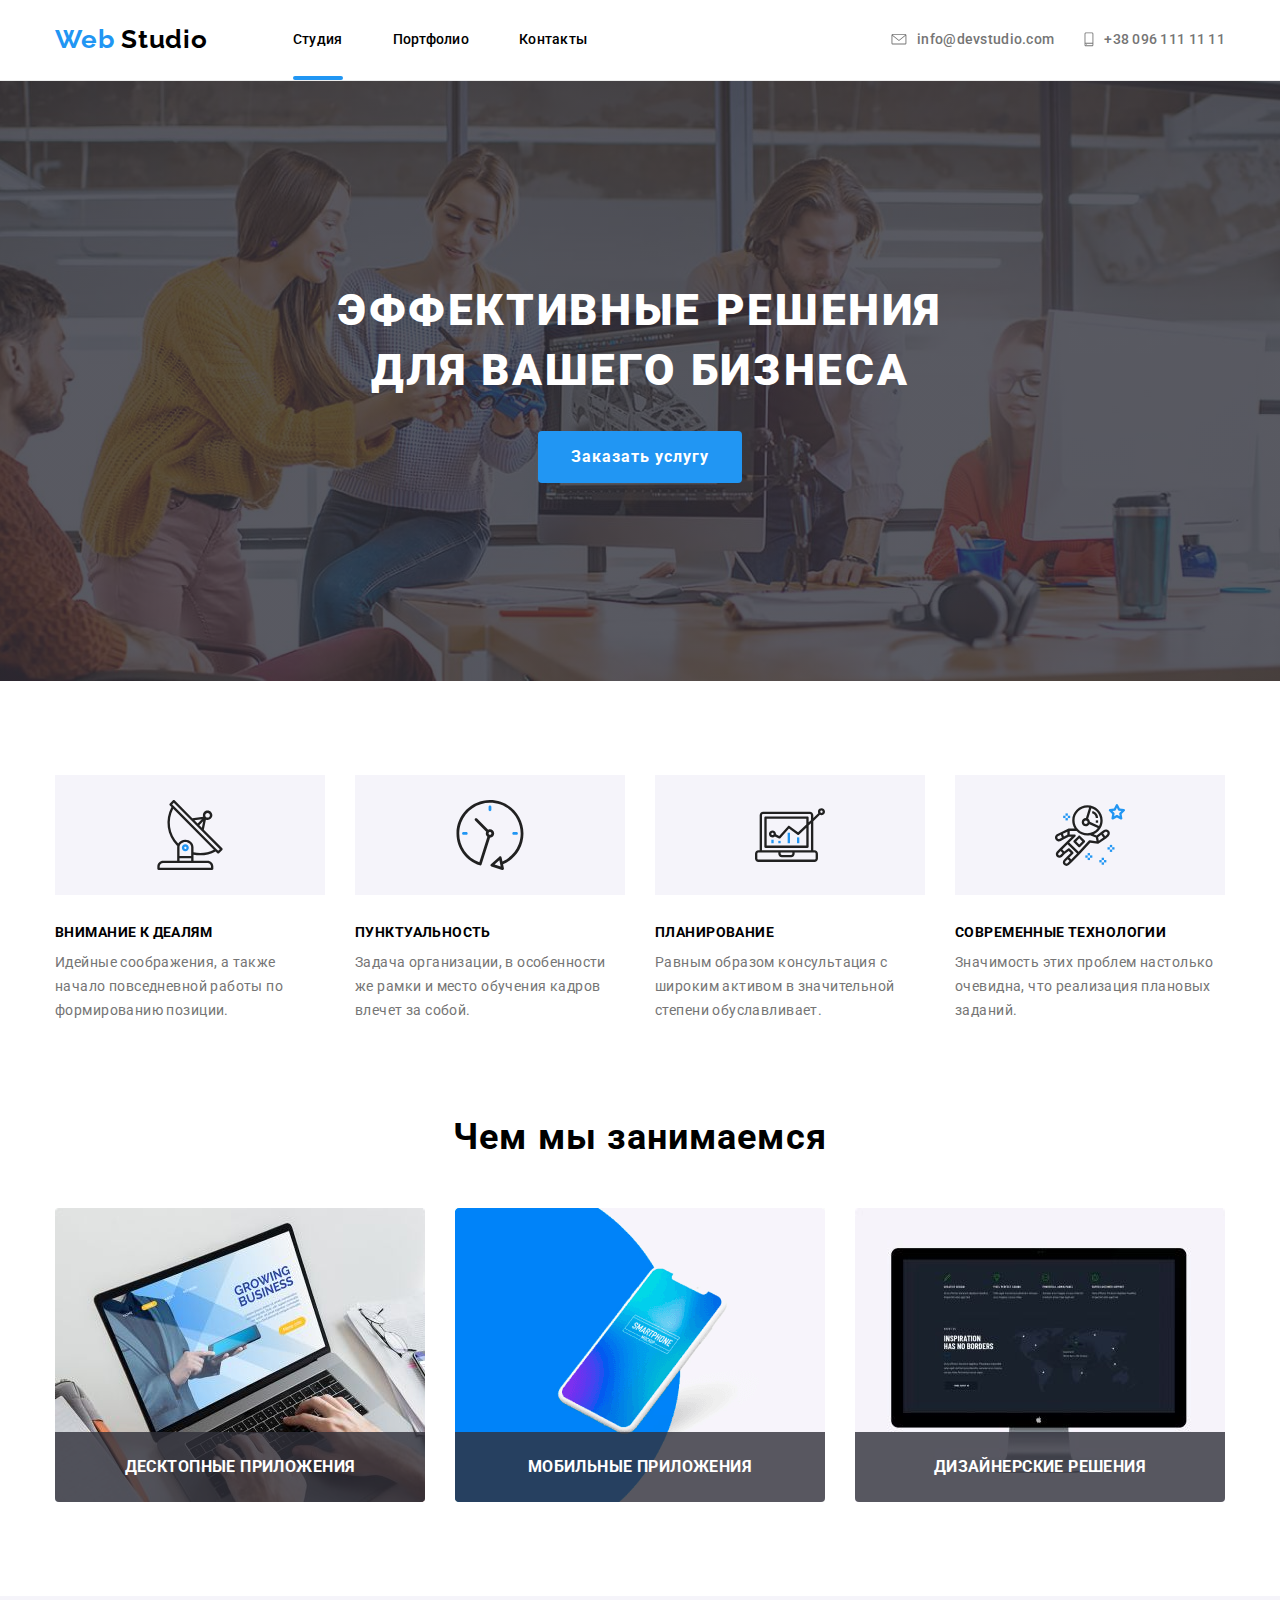
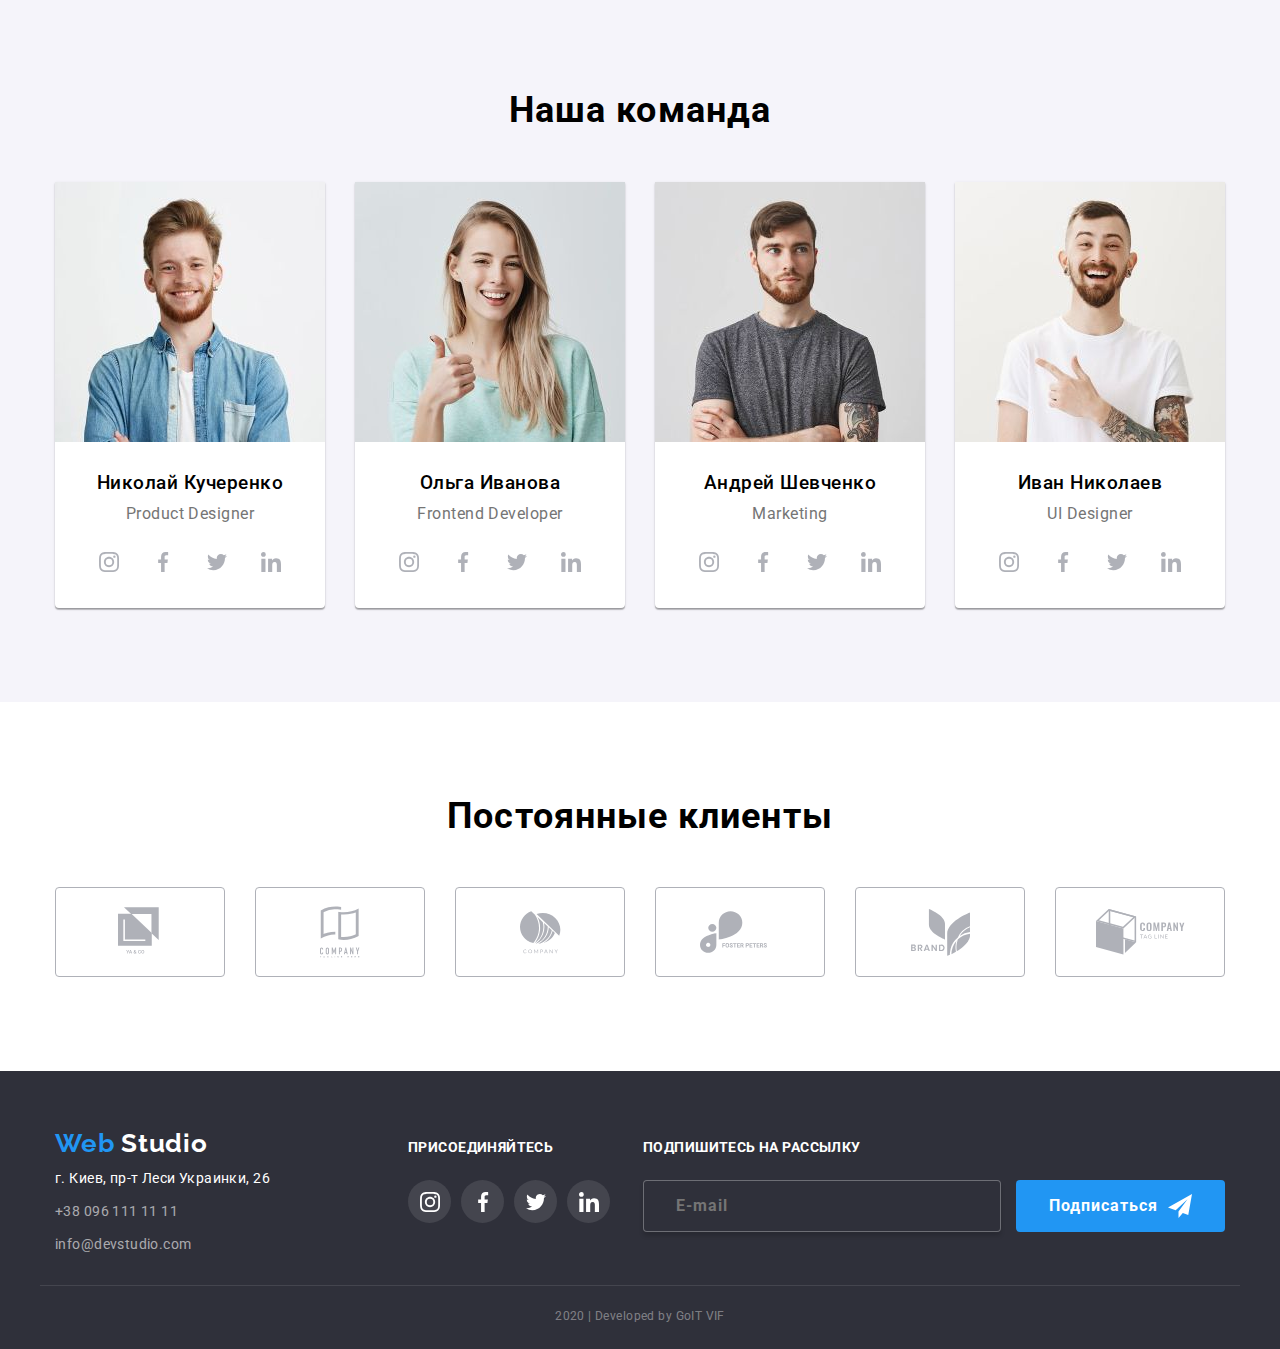
<file: index.html>
<!DOCTYPE html>
<html lang="ru">

<head>
    <meta charset="UTF-8">
    <meta name="viewport" content="width=device-width, initial-scale=1.0">
    <title>Web studio</title>
    <link href="https://fonts.googleapis.com/css2?family=Raleway:wght@700&family=Roboto:wght@400;500;700;900&display=swap" rel="stylesheet">
    <link rel="stylesheet" href="https://cdnjs.cloudflare.com/ajax/libs/modern-normalize/0.6.0/modern-normalize.min.css">
    <link rel="stylesheet" href="./css/style.css">
</head>

<body>
    <header class="page-header">

        <!-- top line Раздел нафигации -->
        <div class="container main-nav">
            <nav class="site-nav">

                <!-- логотип -->

                <a class="logo" href="index.html"><span class="web">Web</span> Studio</a>

                <!-- Основные ссылки навигаии по сайту -->

                <ul class="list">
                    <li class="item"><a href="./index.html" class="link current">Студия</a> </li>
                    <li class="item">
                        <a href="./portfolio/portfolio.html" class="link">Портфолио</a>
                    </li>
                    <li class="item"><a href="#footer" class="link">Контакты</a></li>
                </ul>
            </nav>

            <!-- Адресные ссылки -->
            <address class="contacts">
                <ul class="list">
                    <li class="item">
                           <a href="mailto:example@mail.ru" class="link">
                            <svg class="icon" width=16px height=11.2px>
                                <use href="./images/sprite-defs.svg#icon-envelope"></use>
                            </svg>
                               info@devstudio.com
                            </a>
                    </li>
                    <li class="item">
                        <a href="tel:+380961111111" class="link">
                            <svg class="icon" width=10px height=15px>
                                <use href="./images/sprite-defs.svg#icon-smartphone"></use>
                            </svg>
                            +38 096 111 11 11</a>

                    </li>
                </ul>

            </address>
        </div>
    </header>


    <main>

        <!-- Hero -->
        <div class="hero">
            <section class="hero-section">
                <h1 class="hero-title">эффективные решения </br>для вашего бизнеса</h1>
                <a href="#order" class="button link" data-open-modal>Заказать услугу</a>
            </section>
        </div>

        <!-- Features -->

        <section class="section features">
            <div class="container">
                <h2 class="visually-hidden">Наши особенности</h2>
                <div class="features-list">

                    <ul class="list">
                        <li class="item">
                            <!-- <div class="features-img"> <img src="./images/antenna-1.svg" alt="антена" width="70" height="70"></div> -->
                            <h3 class="section-subtitle">Внимание к деалям</h3>
                            <p class="section-description">Идейные соображения, а также начало повседневной работы по формированию позиции.</p>
                        </li>

                        <li class="item">
                            <!-- <div class="features-img"> <img src="./images/clock.svg" alt="часы" width="70" height="70"></div> -->
                            <h3 class="section-subtitle">Пунктуальность</h3>
                            <p class="section-description">Задача организации, в особенности же рамки и место обучения кадров влечет за собой.</p>
                        </li>

                        <li class="item">
                            <!-- <div class="features-img"> <img src="./images/diagram.svg" alt="пк" width="70" height="70"></div> -->
                            <h3 class="section-subtitle">Планирование</h3>
                            <p class="section-description">Равным образом консультация с широким активом в значительной степени обуславливает.</p>
                        </li>

                        <li class="item">
                            <!-- <div class="features-img"> <img src="./images/astronaut.svg" alt="космонавт" width="70" height="70"></div> -->
                            <h3 class="section-subtitle">Современные технологии</h3>
                            <p class="section-description">Значимость этих проблем настолько очевидна, что реализация плановых заданий.</p>
                        </li>
                    </ul>
                </div>

            </div>
        </section>

        <!-- Нижняя граница, или горизонтильная линия -->

        <!-- What we do -->

        <section class="section works">
            <div class="container">
                <h2 class="section-title">Чем мы занимаемся</h2>
                <div class="works-list">
                    <ul class="list">
                        <li class="item">
                            <img class="content-img" src="./images/desctop-app.jpg" alt="descktop">
                            <div class="works-description">
                                <h3>Десктопные приложения</h3>
                            </div>
                        </li>
                        <li class="item">
                            <img class="content-img" src="./images/mob.png" alt="mobile">
                            <div class="works-description">
                                <h3>Мобильные приложения</h3>
                            </div>
                        </li>
                        <li class="item">
                            <img class="content-img" src="./images/design.jpg" alt="design">
                            <div class="works-description">
                                <h3>Дизайнерские решения</h3>
                            </div>
                        </li>
                    </ul>
                </div>
            </div>
        </section>

        <!-- Our team -->

        <section class="section team ">
            <div class="container">

                <h2 class="section-title">Наша команда</h2>
                <div class="team-list">
                    <ul class="list">
                        <li class="item">
                            <div class="teammates-photo"><img class="content-img" src="./images/John-Smith.jpg" alt="John Smith"></div>
                            <h3 class="teammates">Николай Кучеренко</h3>
                            <p class="teammates-position" lang="en">Product Designer</p>
                            <ul class="social-links list">
                                <li class="item">
                                    <a class="link" href="" aria-label="Instagram link">
                                        <svg class="social-links icon" width=20 height=20>
                                            <use href="./images/sprite-defs.svg#icon-instagram-2"></use>
                                        </svg>
                                    </a>
                                </li>
                                <li class="item">
                                    <a class="link" href="" aria-label="Facebook link">
                                        <svg class="social-links icon" width=20 height=20>
                                            <use href="./images/sprite-defs.svg#icon-facebook-2"></use>
                                        </svg>
                                    </a>
                                </li>
                                <li class="item">
                                    <a class="link" href="" aria-label="Twitter link">
                                        <svg class="social-links icon" width=20 height=20>
                                            <use href="./images/sprite-defs.svg#icon-twitter-2"></use>
                                        </svg>
                                    </a>
                                </li>
                                <li class="item">
                                    <a class="link" href="" aria-label="LinkedIn link">
                                        <svg class="social-links icon" width=20 height=20>
                                            <use href="./images/sprite-defs.svg#icon-linkedin-2"></use>
                                        </svg>
                                    </a>
                                </li>
                            </ul>
                        </li>
                        <li class="item">
                            <div class="teammates-photo"><img class="content-img" src="./images/Marta-Stewart.jpg" alt="Marta Stewart"></div>
                            <h3 class="teammates">Ольга Иванова</h3>
                            <p class="teammates-position" lang="en">Frontend Developer</p>
                            <ul class="social-links list">
                                <li class="item">
                                    <a class="link" href="" aria-label="Instagram link">
                                        <svg class="social-links icon" width=20 height=20>
                                            <use href="./images/sprite-defs.svg#icon-instagram-2"></use>
                                        </svg>
                                    </a>
                                </li>
                                <li class="item">
                                    <a class="link" href="" aria-label="Facebook link">
                                        <svg class="social-links icon" width=20 height=20>
                                            <use href="./images/sprite-defs.svg#icon-facebook-2"></use>
                                        </svg>
                                    </a>
                                </li>
                                <li class="item">
                                    <a class="link" href="" aria-label="Twitter link">
                                        <svg class="social-links icon" width=20 height=20>
                                            <use href="./images/sprite-defs.svg#icon-twitter-2"></use>
                                        </svg>
                                    </a>
                                </li>
                                <li class="item">
                                    <a class="link" href="" aria-label="LinkedIn link">
                                        <svg class="social-links icon" width=20 height=20>
                                            <use href="./images/sprite-defs.svg#icon-linkedin-2"></use>
                                        </svg>
                                    </a>
                                </li>
                            </ul>
                        </li>
                        <li class="item">
                            <div class="teammates-photo"><img class="content-img" src="./images/Robert-Jakis.jpg" alt="Robert Jakis"></div>
                            <h3 class="teammates">Андрей Шевченко</h3>
                            <p class="teammates-position" lang="en">Marketing</p>
                            <ul class="social-links list">
                                <li class="item">
                                    <a class="link" href="" aria-label="Instagram link">
                                        <svg class="social-links icon" width=20 height=20>
                                            <use href="./images/sprite-defs.svg#icon-instagram-2"></use>
                                        </svg>
                                    </a>
                                </li>
                                <li class="item">
                                    <a class="link" href="" aria-label="Facebook link">
                                        <svg class="social-links icon" width=20 height=20>
                                            <use href="./images/sprite-defs.svg#icon-facebook-2"></use>
                                        </svg>
                                    </a>
                                </li>
                                <li class="item">
                                    <a class="link" href="" aria-label="Twitter link">
                                        <svg class="social-links icon" width=20 height=20>
                                            <use href="./images/sprite-defs.svg#icon-twitter-2"></use>
                                        </svg>
                                    </a>
                                </li>
                                <li class="item">
                                    <a class="link" href="" aria-label="LinkedIn link">
                                        <svg class="social-links icon" width=20 height=20>
                                            <use href="./images/sprite-defs.svg#icon-linkedin-2"></use>
                                        </svg>
                                    </a>
                                </li>
                            </ul>
                        </li>
                        <li class="item">
                            <div class="teammates-photo"><img class="content-img" src="./images/Martin-Doe.jpg" alt="Martin Doe" width="270" height="260"></div>
                            <h3 class="teammates">Иван Николаев</h3>
                            <p class="teammates-position" lang="en">UI Designer</p>
                            <ul class="social-links list">
                                <li class="item">
                                    <a class="link" href="" aria-label="Instagram link">
                                        <svg class="social-links icon" width=20 height=20>
                                            <use href="./images/sprite-defs.svg#icon-instagram-2"></use>
                                        </svg>
                                    </a>
                                </li>
                                <li class="item">
                                    <a class="link" href="" aria-label="Facebook link">
                                        <svg class="social-links icon" width=20 height=20>
                                            <use href="./images/sprite-defs.svg#icon-facebook-2"></use>
                                        </svg>
                                    </a>
                                </li>
                                <li class="item">
                                    <a class="link" href="" aria-label="Twitter link">
                                        <svg class="social-links icon" width=20 height=20>
                                            <use href="./images/sprite-defs.svg#icon-twitter-2"></use>
                                        </svg>
                                    </a>
                                </li>
                                <li class="item">
                                    <a class="link" href="" aria-label="LinkedIn link">
                                        <svg class="social-links icon" width=20 height=20>
                                            <use href="./images/sprite-defs.svg#icon-linkedin-2"></use>
                                        </svg>
                                    </a>
                                </li>
                            </ul>
                        </li>
                    </ul>
                </div>
            </div>
        </section>

        <!-- Our clients -->

        <section class="section clients">
            <div class="container">
                <h2 class="section-title">Постоянные клиенты</h2>

                <ul class="clients list">
                    <li class="item">
                        <a class="link" href="" aria-label="Client link">
                            <svg class="client icon" width=45 height=50>
                                <use href="./images/sprite-defs.svg#icon-client-1"></use>
                            </svg>
                        </a>
                    </li>
                    <li class="item">
                        <a class="link" href="" aria-label="Client link">
                            <svg class="client icon" width=40 height=52>
                                <use href="./images/sprite-defs.svg#icon-client-2"></use>
                            </svg>
                        </a>
                    </li>
                    <li class="item">
                        <a class="link" href="" aria-label="Client link">
                            <svg class="client icon" width=41 height=43>
                                <use href="./images/sprite-defs.svg#icon-client-3"></use>
                            </svg>
                        </a>
                    </li>
                    <li class="item">
                        <a class="link" href="" aria-label="Client link">
                            <svg class="client icon" width=80 height=43>
                                <use href="./images/sprite-defs.svg#icon-client-4"></use>
                            </svg>
                        </a>
                    </li>
                    <li class="item">
                        <a class="link" href="" aria-label="Client link">
                            <svg class="client icon" width=59 height=47>
                                <use href="./images/sprite-defs.svg#icon-client-5"></use>
                            </svg>
                        </a>
                    </li>
                    <li class="item">
                        <a class="link" href="" aria-label="Client link">
                            <svg class="client icon" width=89 height=46>
                                <use href="./images/sprite-defs.svg#icon-client-6"></use>
                            </svg>
                        </a>
                    </li>
                </ul>
            </div>
        </section>
    </main>
    <!-- Подвальчик -->
    <footer class="site-footer">

        <div class="main-footer container">
            <div class="footer-address">
                <a class="logo" href="index.html"><span class="web">Web</span> <span class="footer-logo">Studio</span></a>
                <address class="footer-address">
                    <ul class="list">
                        <li class="item">
                        <span> г. Киев, пр-т Леси Украинки, 26</span>
                        </li>
                        <li class="item">
                            <a href="tel:+380961111111" class="link">+38 096 111 11 11</a>
                        </li>
                        <li class="item">
                            <a href="mailto:example@mail.ru" class="link">info@devstudio.com</a>
                        </li>
                    </ul>
                </address>

            </div>
            <!-- Социальные сети -->
            <div class="social-links">
                <b class="footer-subtitle">присоединяйтесь</b>
                <ul class="footer-social-links list">
                    <li class="item">
                        <a class="link" href="" aria-label="Instagram link">
                            <svg class="social-links icon" width=20 height=20>
                                <use href="./images/sprite-defs.svg#icon-instagram-2"></use>
                            </svg>
                        </a>
                    </li>
                    <li class="item">
                        <a class="link" href="" aria-label="Facebook link">
                            <svg class="social-links icon" width=20 height=20>
                                <use href="./images/sprite-defs.svg#icon-facebook-2"></use>
                            </svg>
                        </a>
                    </li>
                    <li class="item">
                        <a class="link" href="" aria-label="Twitter link">
                            <svg class="social-links icon" width=20 height=20>
                                <use href="./images/sprite-defs.svg#icon-twitter-2"></use>
                            </svg>
                        </a>
                    </li>
                    <li class="item">
                        <a class="link" href="" aria-label="LinkedIn link">
                            <svg class="social-links icon" width=20 height=20>
                                <use href="./images/sprite-defs.svg#icon-linkedin-2"></use>
                            </svg>
                        </a>
                    </li>
                </ul>


            </div>
            <!-- Форма подписки  не работает-->
            <div class="subscribe">
                <p class="footer-subtitle">Подпишитесь на рассылку</p>
                <div class="form">
                    <input class="input-place button" type="email" name="email" placeholder="E-mail" id="">
                    <button class="footer button">Подписаться
                        <svg class="icon" width=24 height=24>
                            <use href="./images/sprite-defs.svg#icon-icon-send">
                            </use>
                        </svg>
                    </button>
                </div>
            </div>
        </div>

        <!-- Горизонтальная черта -->

        <p class="copyrite">2020 | Developed by GoIT VIF</p>
    </footer>

    <!-- модалка -->
    <div class="backdrop is-hidden" data-backdrop role="group">
        <div class="modal">
            <p class="form-title">Оставьте свои данные, мы вам перезвоним</p>

            <div class="modal-form">

                <svg class="modal-icon" width=18 height=18>
                    <use href="../images/sprite-defs.svg#icon-person"></use>
                </svg>

                <input class="modal-form-input" type="text" name="name" id="name" autocomplete="off" placeholder=" ">
                <label class="modal-form-label" for="name">Имя</label>

            </div>

            <div class="modal-form">

                <svg class="modal-icon" width=18 height=18>
                    <use href="../images/sprite-defs.svg#icon-phone" ></use>
                </svg>

                <input class="modal-form-input" type="tel" name="tel" id="tel" placeholder=" ">
                <label class="modal-form-label" for="tel">Телефон</label>

            </div>

            <div class="modal-form">

                <svg class="modal-icon" width=18 height=18>
                    <use href="../images/sprite-defs.svg#icon-email" ></use>
                </svg>

                <input class="modal-form-input" type="email" name="e-mail" id="e-mail" placeholder=" ">
                <label class="modal-form-label" for="e-mail">Почта</label>

            </div>

            <div class="modal-form">
                <textarea class="modal-form-input text" name="text" id="text" cols="30" rows="5" placeholder=" "></textarea>
                <label for="text" class="modal-form-label-text">Комментарий</label>
            </div>

            <div class="modal-form-checkbox">
                <input class="modal-form-input-checkbox visually-hidden" class="" type="checkbox" name="confirm" id="confirm">
                <label class="modal-form-label-checkbox" for="confirm">Соглашаюсь с рассылкой и принимаю <a class="link" href="">Условия договора</a></label>
            </div>

            <button type="button" class="modal-button-close" data-close-modal>&#10006;</button>

            <button type="submit" class="form button" data-close-modal>Отправить</button>
        </div>
    </div>
    <!--  -->
    <script>
        const refs = {
            openModalBtn: document.querySelector('[data-open-modal]'),
            closeModalBtn: document.querySelector('[data-close-modal]'),
            backdrop: document.querySelector('[data-backdrop]'),
        };

        refs.openModalBtn.addEventListener('click', toggleModal);
        refs.closeModalBtn.addEventListener('click', toggleModal);

        refs.backdrop.addEventListener('click', logBackdropClick);

        function toggleModal() {
            refs.backdrop.classList.toggle('is-hidden');
        }

        function logBackdropClick() {
            console.log('Это клик в бекдроп');
        }
    </script>
</body>

</html>
</file>
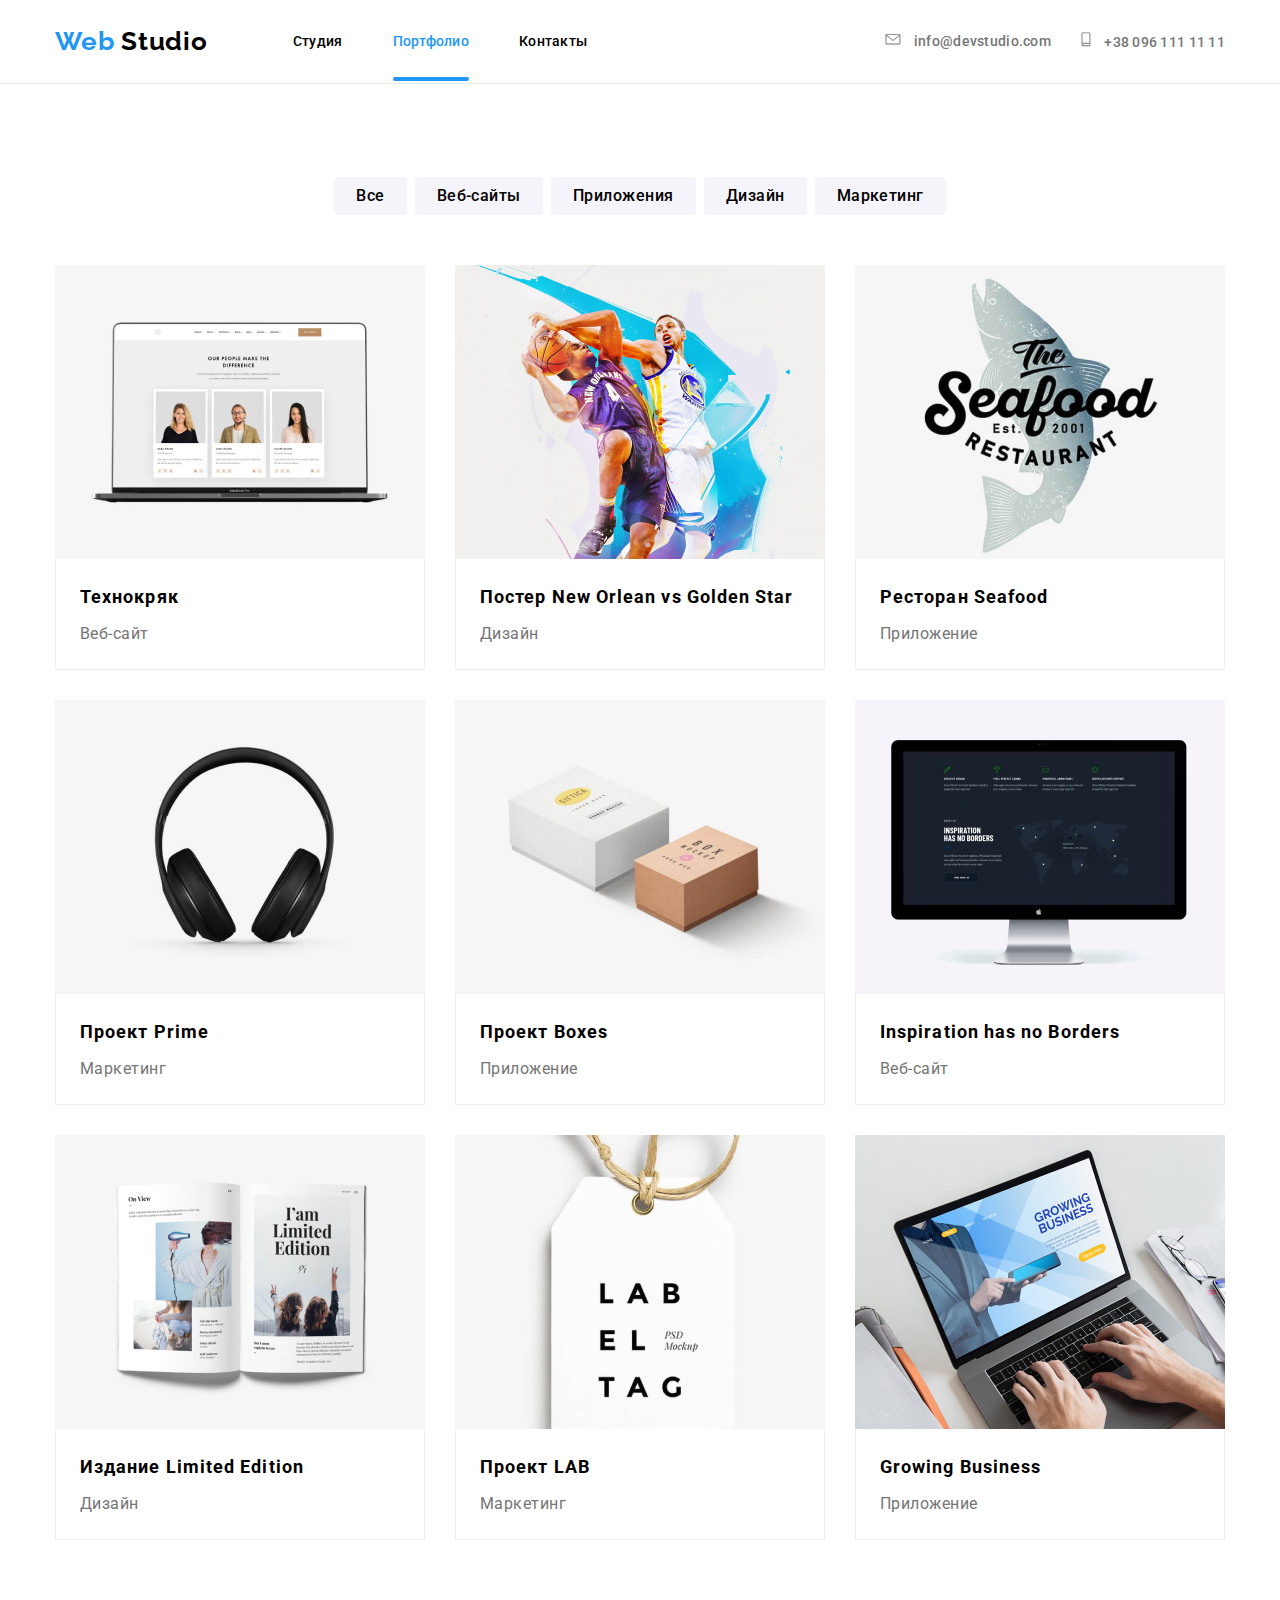
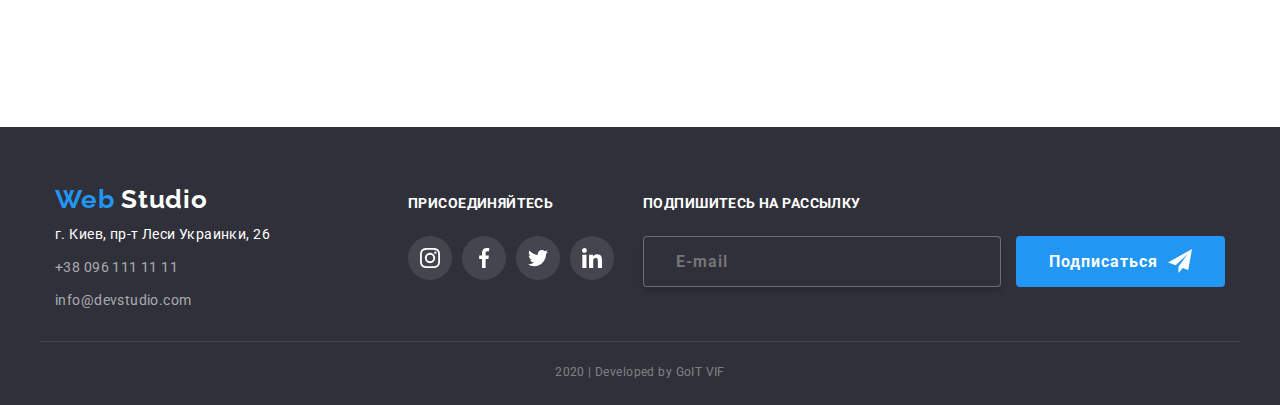
<file: portfolio/portfolio.html>
<!DOCTYPE html>
<html lang="ru">

<head>
    <meta charset="UTF-8">
    <meta name="viewport" content="width=device-width, initial-scale=1.0">
    <title>Portfolio</title>
    <link href="https://fonts.googleapis.com/css2?family=Raleway:wght@700&family=Roboto:ital,wght@0,400;0,500;0,700;1,900&display=swap" rel="stylesheet">
    <link rel="stylesheet" href="https://cdnjs.cloudflare.com/ajax/libs/modern-normalize/0.6.0/modern-normalize.min.css ">
    <link rel="stylesheet" href="../css/portfolio.css">
</head>

<body>

    <!-- Шапка страницы -->
    <header class="page-header">

        <div class="container main-nav">
            <nav class="site-nav">

                <!-- логотип -->

                <a class="logo" href="../index.html"><span class="web">Web</span> Studio</a>

                <!-- Основные ссылки навигаии по сайту -->

                <ul class="list">
                    <li class="item"><a href="../index.html" class="link">Студия</a> </li>
                    <li class="item">
                        <a href="./portfolio/portfolio.html" class="link current">Портфолио</a>
                    </li>
                    <li class="item"><a href="#footer" class="link">Контакты</a></li>
                </ul>
            </nav>
            <!-- Адресные ссылки -->
            <address class="contacts">
                <ul class="list">
                    <li class="item">
                        <a href="mailto:example@mail.ru" class="link">
                         <svg class="icon" width=16px height=11.2px>
                             <use href="../images/sprite-defs.svg#icon-envelope"></use>
                         </svg>
                            info@devstudio.com
                         </a>
                 </li>
                 <li class="item">
                     <a href="tel:+380961111111" class="link">
                         <svg class="icon" width=10px height=15px>
                             <use href="../images/sprite-defs.svg#icon-smartphone"></use>
                         </svg>
                         +38 096 111 11 11</a>

                 </li>
                </ul>

            </address>
        </div>

    </header>

    <!-- основной раздел -->
    <main>
        <section class="portfolio container">
            <h1 class="visually-hidden">Контент страницы Портфолио</h1>

            <!-- кнопки фильтра будут формой с переключателями -->
            <div class="filter">
                <ul class="list">
                    <li class="item">
                        <button type="button" class="button"> Все</button>
                    </li>
                    <li class="item">
                        <button type="button" class="button"> Веб-сайты</button>
                    </li>
                    <li class="item">
                        <button type="button" class="button"> Приложения</button>
                    </li>
                    <li class="item">
                        <button type="button" class="button"> Дизайн</button>
                    </li>
                    <li class="item">
                        <button type="button" class="button"> Маркетинг</button>
                    </li>
                </ul>
            </div>

            <!-- блоки проектов -->

            <div class="projects">
                <ul class="list">
                    <li class="item">
                        <div class="wrapper">
                            <img class="content-img" src="./images/technokrak.jpg" alt="изображение страницы проекта" width="370" height="294">
                            <p class="project-description">Технокряк это современная площадка распространения коронавируса. Компании используют эту платформу для цифрового шпионажа и атак на защищённые сервера конкурентов.</p>
                        </div>

                        <div class="card-content">
                            <p class="project-name">Технокряк</p>
                            <p class="project-filter-name">Веб-сайт</p>
                        </div>
                    </li>
                    <li class="item">
                        <div class="wrapper">
                            <img class="content-img" src="./images/poster.jpg" alt="постер с баскетболистами" width="370" height="294">
                            <p class="project-description">Lorem ipsum, dolor sit amet consectetur adipisicing elit. Nostrum eaque laudantium enim nobis, deserunt, numquam vero amet magni corporis rem veritatis. Atque odio reprehenderit odit consequatur nobis. Amet, in voluptas?</p>
                        </div>
                        <div class="card-content">
                            <p class="project-name">Постер New Orlean vs Golden Star</p>
                            <p class="project-filter-name">Дизайн</p>
                        </div>
                    </li>
                    <li class="item">
                        <div class="wrapper">
                            <img class="content-img" src="./images/seafood.jpg" alt="постер реторана морепродуктов" width="370" height="294">
                            <p class="project-description">Lorem ipsum, dolor sit amet consectetur adipisicing elit. Nostrum eaque laudantium enim nobis, deserunt, numquam vero amet magni corporis rem veritatis. Atque odio reprehenderit odit consequatur nobis. Amet, in voluptas?</p>
                        </div>
                        <div class="card-content">
                            <p class="project-name">Ресторан Seafood</p>
                            <p class="project-filter-name">Приложение</p>
                        </div>
                    </li>
                    <li class="item">
                        <div class="wrapper">
                            <img class="content-img" src="./images/prime.jpg" alt="изображение наушников" width="370" height="294">
                            <p class="project-description">Lorem ipsum, dolor sit amet consectetur adipisicing elit. Nostrum eaque laudantium enim nobis, deserunt, numquam vero amet magni corporis rem veritatis. Atque odio reprehenderit odit consequatur nobis. Amet, in voluptas?</p>

                        </div>
                        <div class="card-content">
                            <p class="project-name">Проект Prime</p>
                            <p class="project-filter-name">Маркетинг</p>
                        </div>
                    </li>
                    <li class="item">
                        <div class="wrapper">
                            <img class="content-img" src="./images/boxes.jpg" alt="изображение коробок" width="370" height="294">
                            <p class="project-description">Lorem ipsum, dolor sit amet consectetur adipisicing elit. Nostrum eaque laudantium enim nobis, deserunt, numquam vero amet magni corporis rem veritatis. Atque odio reprehenderit odit consequatur nobis. Amet, in voluptas?</p>

                        </div>
                        <div class="card-content">
                            <p class="project-name">Проект Boxes</p>
                            <p class="project-filter-name">Приложение</p>
                        </div>
                    </li>
                    <li class="item">
                        <div class="wrapper">
                            <img class="content-img" src="./images/inspiraton.jpg" alt="изображение пк" width="370" height="294">
                            <p class="project-description">Lorem ipsum, dolor sit amet consectetur adipisicing elit. Nostrum eaque laudantium enim nobis, deserunt, numquam vero amet magni corporis rem veritatis. Atque odio reprehenderit odit consequatur nobis. Amet, in voluptas?</p>

                        </div>
                        <div class="card-content">
                            <p class="project-name">Inspiration has no Borders</p>
                            <p class="project-filter-name">Веб-сайт</p>
                        </div>
                    </li>
                    <li class="item">
                        <div class="wrapper">
                            <img class="content-img" src="./images/limited.jpg" alt="изображение журнала" width="370" height="294">
                            <p class="project-description">Lorem ipsum, dolor sit amet consectetur adipisicing elit. Nostrum eaque laudantium enim nobis, deserunt, numquam vero amet magni corporis rem veritatis. Atque odio reprehenderit odit consequatur nobis. Amet, in voluptas?</p>

                        </div>
                        <div class="card-content">
                            <p class="project-name">Издание Limited Edition</p>
                            <p class="project-filter-name">Дизайн</p>
                        </div>
                    </li>
                    <li class="item">
                        <div class="wrapper">
                            <img class="content-img" src="./images/lab.jpg" alt="изображение ярлыка" width="370" height="294">
                            <p class="project-description">Lorem ipsum, dolor sit amet consectetur adipisicing elit. Nostrum eaque laudantium enim nobis, deserunt, numquam vero amet magni corporis rem veritatis. Atque odio reprehenderit odit consequatur nobis. Amet, in voluptas?</p>

                        </div>
                        <div class="card-content">
                            <p class="project-name">Проект LAB</p>
                            <p class="project-filter-name">Маркетинг</p>
                        </div>
                    </li>
                    <li class="item">
                        <div class="wrapper">
                            <img class="content-img" src="./images/growing.jpg" alt="изображение ноутбука" width="370" height="294">
                            <p class="project-description">Lorem ipsum, dolor sit amet consectetur adipisicing elit. Nostrum eaque laudantium enim nobis, deserunt, numquam vero amet magni corporis rem veritatis. Atque odio reprehenderit odit consequatur nobis. Amet, in voluptas?</p>

                        </div>
                        <div class="card-content">
                            <p class="project-name">Growing Business</p>
                            <p class="project-filter-name">Приложение</p>
                        </div>
                    </li>
                </ul>
        </section>
        </div>
    </main>

    <!-- Подвальчик -->
    <footer class="site-footer">

        <div class="main-footer container">
            <div class="footer-address">
                <a class="logo" href="../index.html"><span class="web">Web</span> <span class="footer-logo">Studio</span></a>
                <address class="footer-address">
                    <ul class="list">
                        <li class="item">
                        <span> г. Киев, пр-т Леси Украинки, 26</span>
                        </li>
                        <li class="item">
                            <a href="tel:+380961111111" class="link">+38 096 111 11 11</a>
                        </li>
                        <li class="item">
                            <a href="mailto:example@mail.ru" class="link">info@devstudio.com</a>
                        </li>
                    </ul>
                </address>

            </div>
            <!-- Социальные сети -->
            <div class="social-links">
                <b class="footer-subtitle">присоединяйтесь</b>
                <ul class="list">
                    <li class="item">
                        <a class="link" href="" aria-label="Instagram link">
                            <svg class="social-links icon" width=20 height=20>
                                <use href="../images/sprite-defs.svg#icon-instagram-2"></use>
                            </svg>
                        </a>
                    </li>
                    <li class="item">
                        <a class="link" href="" aria-label="Facebook link">
                            <svg class="social-links icon" width=20 height=20>
                                <use href="../images/sprite-defs.svg#icon-facebook-2"></use>
                            </svg>
                        </a>
                    </li>
                    <li class="item">
                        <a class="link" href="" aria-label="Twitter link">
                            <svg class="social-links icon" width=20 height=20>
                                <use href="../images/sprite-defs.svg#icon-twitter-2"></use>
                            </svg>
                        </a>
                    </li>
                    <li class="item">
                        <a class="link" href="" aria-label="LinkedIn link">
                            <svg class="social-links icon" width=20 height=20>
                                <use href="../images/sprite-defs.svg#icon-linkedin-2"></use>
                            </svg>
                        </a>
                    </li>
                </ul>
            </div>
            <!-- Форма подписки  не работает-->
            <div class="subscribe">
                <b class="footer-subtitle">Подпишитесь на рассылку</b>
                <div class="form">
                    <input class="enter button-secondary" type="email" name="email" placeholder="E-mail" id="">
                    <button class="footer button-secondary">Подписаться
                        <svg class="icon" width=24 height=24>
                            <use href="../images/sprite-defs.svg#icon-icon-send">
                            </use>
                        </svg>
                    </button>
                </div>
            </div>
        </div>

        <!-- Горизонтальная черта -->

        <p class="copyrite">2020 | Developed by GoIT VIF</p>
    </footer>
</body>

</html>
</file>
<file: css/style.css>
:root {
    --primary-text-color: #212121;
    --accent-color: #2196F3;
    --primary-white-color: #FFFFFF;
    --main-timing-function: cubic-bezier(0.4, 0, 0.2, 1);
    --secondary-text-color: #757575;
}

html {
    box-sizing: border-box;
}

*,
*::before,
*::after {
    box-sizing: inherit;
}


/* Палитра:
основной цвет текста #212121 
вторичный цвет текста #757575
акцент #2196F3
основной белый #FFFFFF
вторичный цвет фона E5E5E5
элементы лого #000000
элементы футера rgba(255, 255, 255, 0.6)
вторичный элемент футера rgba(255, 255, 255, 0.4) 

Шрифты:
Roboto: 400, 500, 700, 900
Raleway: 700 
*/

body {
    font-family: roboto, noto, segoe ui, arial, sans-serif;
    font-style: normal;
    background-color: var (--primary-white-color);
    color: var (--primary-text-color);
}

address {
    font-style: normal;
}

h1,
h2,
h3,
p,
img {
    margin: 0;
    padding: 0;
}


/* утилитарные классы линк и лист */

.container {
    /* display: flex; */
    margin-left: auto;
    margin-right: auto;
    width: 1200px;
    padding: 0px 15px;
}

.link {
    text-decoration: none;
    color: inherit;
    /* font-style: inherit; */
}

.list {
    list-style: none;
    margin: 0;
    padding: 0;
}

.content-img {
    display: block;
}


/* Site header */

.page-header {
    position: sticky;
    top: 0;
    left: 0;
    background-color: var(--primary-white-color);
    border-bottom: 1px solid #ECECEC;
    z-index: 10;
}


/* логотип */

.logo {
    font-family: Raleway;
    font-style: normal;
    font-weight: bold;
    font-size: 26px;
    line-height: 1.2;
    letter-spacing: 0.03em;
    color: black;
    text-decoration: none;
}

.logo .web {
    color: #2196F3
}


/* site navigation */

.main-nav {
    display: flex;
    align-items: center;
}

.site-nav {
    display: flex;
    align-items: center;
    /* padding-top: 24px;
    padding-bottom: 25px; */
    color: var (--primary-text-color);
}

.site-nav .logo {
    margin-right: 85px;
}

.site-nav .list {
    display: flex;
    align-items: center;
}


/* .site-nav .item+.item {
    margin-left: 50px;
} */

.site-nav .item:not(:nth-last-child(1)) {
    margin-right: 50px;
}

.site-nav .link {
    position: relative;
    display: block;
    padding-bottom: 32px;
    padding-top: 32px;
    color: inherit;
    font-weight: 500;
    font-size: 14px;
    line-height: 1.14;
    letter-spacing: 0.02em;
    transition: color 250ms var(--main-timing-function);
}

.site-nav .link::after {
    content: "";
    position: absolute;
    bottom: 0;
    left: 0;
    width: 100%;
    height: 4px;
    background-color: var(--accent-color);
    border-radius: 4px;
    transform: scaleX(0);
    transition: transform 250ms var(--main-timing-function);
}

.site-nav .link.current::after {
    content: "";
    position: absolute;
    bottom: 0;
    left: 0;
    width: 100%;
    height: 4px;
    background-color: var(--accent-color);
    border-radius: 4px;
    transform: scaleX(1);
}

.site-nav .link:hover::after,
.site-nav .link:focus::after {
    color: var(--accent-color);
    transform: scaleX(1);
}

.site-nav .link:hover,
.site-nav .link:focus {
    color: var(--accent-color);
}


/* contact links */

.contacts {
    display: flex;
    align-items: center;
    margin-left: auto;
}

.contacts .list {
    display: flex;
    align-items: center;
}


/* иконки в адресные ссылки, дальше будут SVG спрайтами */

.contacts .item .link {
    display: flex;
    align-items: center;
    padding-bottom: 32px;
    padding-top: 32px;
}


/*.contacts .item::before {
    display: flex;
    align-items: center;
    content: "";
    width: 16px;
    height: 12px;
    background-image: url(../images/envelope.svg);
    background-size: contain;
    margin-right: 10px;
    background-repeat: no-repeat;
}

.contacts .item:nth-last-child(1)::before {
    width: 10px;
    height: 15px;
    background-image: url(../images/smartphone.svg);
    background-size: contain;
    background-repeat: no-repeat;
}
*/

.contacts .item:not(:nth-last-child(1)) {
    margin-right: 30px;
}

.contacts .link {
    display: block;
    color: var(--secondary-text-color);
    font-weight: 500;
    font-size: 14px;
    line-height: 1.14;
    letter-spacing: 0.02em;
    transition: color 250ms var(--main-timing-function);
}

.contacts .link:hover,
.contacts .link:focus {
    color: var(--accent-color);
}

.contacts .icon {
    fill: currentColor;
    margin-right: 10px;
}


/* Герой */

.hero-section {
    padding-top: 200px;
    height: 600px;
    background-color: rgba(47, 48, 58, 0.8);
    text-align: center;
    background-image: linear-gradient( rgba(47, 48, 58, 0.8), rgba(47, 48, 58, 0.8)), url(../images/hero.jpg);
    background-repeat: no-repeat;
    background-size: cover;
    background-position: center;
}

.hero-title {
    margin-bottom: 30px;
    font-weight: 900;
    font-size: 44px;
    line-height: 1.36;
    letter-spacing: 0.06em;
    text-transform: uppercase;
    color: var(--primary-white-color);
}

.button {
    display: inline-block;
    padding: 10px 32px;
    min-width: 200px;
    border: 1px solid transparent;
    border-radius: 4px;
    background-color: var(--accent-color);
    color: var(--primary-white-color);
    font-weight: 700;
    font-size: 16px;
    line-height: 1.87;
    text-align: center;
    letter-spacing: 0.06em;
    transition: color 250ms var(--main-timing-function), background-color 250ms var(--main-timing-function);
}

.button.link:hover,
.button.link:focus,
.footer.button:hover,
.footer.button:focus,
.footer.button:active,
.button:hover,
.buton:focus,
.button:active {
    background-color: var(--primary-white-color);
    color: var(--accent-color);
    border: 1px solid var(--accent-color);
    outline: none;
}


/* Features section */


/* скрытый логически заголовок */

.visually-hidden {
    position: absolute;
    width: 1px;
    height: 1px;
    margin: -1px;
    border: 0;
    padding: 0;
    clip: rect(0 0 0 0);
    overflow: hidden;
}

.section.features .container {
    padding-top: 94px;
    padding-bottom: 94px;
}

.features .list {
    display: flex;
    justify-content: space-between;
}

.features-list .item {
    display: inline-block;
    width: calc( ( 100% - 90px) / 4);
}

.features-list .item::before {
    content: "";
    display: flex;
    /* justify-content: center;
    align-items: center; */
    height: 120px;
    margin-bottom: 30px;
    background-color: #2196F3;
    background-image: url(../images/antenna-1.svg);
    background-repeat: no-repeat;
    background-position: center;
    background-color: #F5F4FA;
}

.features-list .item:nth-child(2)::before {
    background-image: url(../images/clock.svg);
}

.features-list .item:nth-child(3)::before {
    background-image: url(../images/diagram.svg);
}

.features-list .item:nth-child(4)::before {
    background-image: url(../images/astronaut.svg);
}


/* .features-list .item:hover {
    box-shadow: 0px 2px 1px rgba(0, 0, 0, 0.2), 0px 1px 1px rgba(0, 0, 0, 0.14), 0px 1px 3px rgba(0, 0, 0, 0.12);
} */


/* .features-list .item:not(:nth-last-child(1)) {
    margin-right: 30px;
}  */


/* .features-img {
    width: 270px;
    height: 120px;
    display: flex;
    justify-content: center;
    align-items: center;
    background-color: #F5F4FA;
    margin-bottom: 30px;
} */

.features .item .section-subtitle {
    margin-bottom: 10px;
    font-weight: 700;
    font-size: 14px;
    line-height: 1.14;
    letter-spacing: 0.03em;
    text-transform: uppercase;
}

.section-description {
    font-weight: 400;
    font-size: 14px;
    line-height: 1.71;
    letter-spacing: 0.03em;
    color: var(--secondary-text-color);
}


/* "our works" section */

.section.works .container {
    padding-bottom: 94px;
}

.section-title {
    margin-bottom: 50px;
    font-weight: 700;
    font-size: 36px;
    line-height: 1.16;
    text-align: center;
    letter-spacing: 0.03em;
}

.works-list .list {
    display: flex;
}

.works-list .item {
    position: relative;
    width: calc(( 100% - 60px) / 3);
}

.works-list .item:not(:nth-last-child(1)) {
    margin-right: 30px;
}

.works-description {
    position: absolute;
    bottom: 0;
    left: 0;
    display: flex;
    justify-content: center;
    align-items: center;
    width: 100%;
    height: 70px;
    background-color: rgba(47, 48, 58, 0.8);
    /* padding: 27px 83px; */
    font-weight: 700;
    font-size: 14px;
    line-height: 1.14;
    text-align: center;
    letter-spacing: 0.03em;
    text-transform: uppercase;
    color: var(--primary-white-color);
    border-bottom-left-radius: 4px;
    border-bottom-right-radius: 4px;
}


/* our team section */

.section.team {
    padding-top: 94px;
    padding-bottom: 94px;
    /* margin-bottom: 94px; */
    background-color: #F5F4FA;
    font-size: 16px;
    line-height: 1.19;
    /* text-align: center; */
    letter-spacing: 0.03em;
}

.section.team .container {
    margin-bottom: 0;
}

.teammates-photo img {
    display: block;
}

.team-list .list {
    display: flex;
}


/* вот тутдва козлячих селектора, но иначе ломается */

.team-list>.list>.item {
    width: calc( ( 100% - 90px) / 4);
    background-color: var(--primary-white-color);
    text-align: center;
    box-shadow: 0px 2px 1px rgba(0, 0, 0, 0.2), 0px 1px 1px rgba(0, 0, 0, 0.14), 0px 1px 3px rgba(0, 0, 0, 0.12);
    border-radius: 0px 0px 4px 4px;
}

.team-list>.list>.item:not(:nth-last-child(1)) {
    margin-right: 30px;
}

.teammates {
    margin-top: 30px;
    margin-bottom: 10px;
    font-weight: 500;
}

.teammates-position {
    margin-bottom: 16px;
    font-weight: 400;
    color: var(--secondary-text-color);
}

.social-links.list {
    display: flex;
    padding-bottom: 24px;
    justify-content: center;
}


/* сслыки на соц сети будут SVG спрайтами */


/* .social-links.list .item {
    color: #AFB1B8;
} */

.social-links.list .link {
    display: flex;
    align-items: center;
    justify-content: center;
    /* display: block; */
    width: 44px;
    height: 44px;
    /* border: 1px solid #000; */
    border-radius: 50px;
    color: #AFB1B8;
    background-color: var(--primary-white-color);
    /* background-image: url(../images/instagram-2.svg);
    background-position: center;
    background-repeat: no-repeat; */
    transition: background-color 250ms var(--main-timing-function);
}


/* .social-links.list .item a {
    display: inline-block;
} */


/*
.social-links.list .item:nth-child(2) {
    background-image: url(../images/facebook-2.svg);
}

.social-links.list .item:nth-child(3) {
     background-image: url(../images/twitter-2.svg);
}

.social-links.list .item:nth-child(4) {
 background-image: url(../images/linkedin-2.svg); 
}
*/

.social-links.list .item:not(:nth-last-child(1)) {
    margin-right: 10px;
}

.social-links.list .link:hover,
.social-links.list .link:focus {
    color: var(--primary-white-color);
    background-color: var(--accent-color);
    /* border: 1px solid var(--accent-color); */
    border-radius: 50px;
}

.social-links.list .icon {
    fill: currentColor;
    transition: color 250ms var(--main-timing-function);
}


/* "our clients" section */

.section.clients .container {
    padding-top: 94px;
    padding-bottom: 94px;
}

.clients .list {
    display: flex;
    justify-content: space-between;
}

.clients.list .link {
    display: flex;
    justify-content: center;
    align-items: center;
    width: 170px;
    height: 90px;
    border: 1px solid #AFB1B8;
    border-radius: 4px;
    color: #AFB1B8;
    transition: color 250ms var(--main-timing-function), border-color 250ms var(--main-timing-function);
}

.client.icon {
    fill: currentColor;
}

.clients.list .link:hover,
.clients.list .link:focus {
    border: 1px solid var(--accent-color);
    color: var(--accent-color);
}


/* Footer */

.site-footer {
    padding-top: 57px;
    padding-bottom: 21px;
    background-color: #2F303A;
    font-weight: 400;
    font-size: 14px;
    line-height: 1.71;
    letter-spacing: 0.03em;
    color: var(--primary-white-color);
}

.main-footer {
    padding-bottom: 28px;
    margin-bottom: 18px;
    display: flex;
    align-items: baseline;
    border-bottom: 1px solid rgba(255, 255, 255, 0.1);
}

.main-footer .container {
    display: flex;
    align-items: baseline;
}

.main-footer .logo {
    display: block;
    margin-bottom: 8px;
}

.footer-address {
    margin-right: 69px;
}

.footer-address .item {
    display: block;
}

.footer-address .item:not(:nth-last-child(1)) {
    margin-bottom: 9px;
}

.footer-logo {
    color: var(--primary-white-color);
}

.footer-address .link {
    color: rgba(255, 255, 255, 0.6);
}

.footer-social-links.list {
    display: flex;
}

.footer-social-links .link {
    display: flex;
    justify-content: center;
    align-items: center;
    width: 43px;
    height: 43px;
    border: 1px solid transparent;
    color: var(--primary-white-color);
    background-color: rgba(255, 255, 255, 0.1);
    border-radius: 50px;
    /* background-image: url(../images/instagram-1.svg);
    background-repeat: no-repeat;
    background-position: center; */
    transition: background-color 250ms var(--main-timing-function);
}

.social-links.icon {
    fill: currentColor;
}

.social-links .item:nth-child(2) {
    /* background-image: url(../images/twitter-1.svg); */
}

.social-links .item:nth-child(3) {
    /* background-image: url(../images/facebook-1.svg); */
}

.social-links .item:nth-child(4) {
    /* background-image: url(../images/linkedin-1.svg); */
}

.social-links .item:not(:nth-last-child(1)) {
    margin-right: 10px;
}

.social-links .link:hover,
.social-links .link:active {
    /* border: 1px solid var(--accent-color); */
    background-color: var(--accent-color);
    border-radius: 50%;
}

.footer-subtitle {
    display: block;
    margin-bottom: 20px;
    font-weight: 700;
    text-transform: uppercase;
}

.main-footer .subscribe {
    margin-left: auto;
}

.futer.button {
    padding-left: 28px;
    padding-right: 28px;
}

.footer.button {
    display: inline-flex;
    justify-content: center;
    align-items: center;
}

.footer.button .icon {
    margin-left: 10px;
    fill: currentColor;
}


/* .footer.button::after {
    display: flex;
    justify-content: center;
    align-items: center;
    margin-left: 10px;
    content: "";
    width: 24px;
    height: 24px;
    background-image: url(../images/icon-send.svg);
    background-repeat: no-repeat;
    background-position: center;
    background-size: contain; 


}*/

.input-place.button {
    min-width: 358px;
    margin-right: 12px;
    background: #2F303A;
    border: 1px solid rgba(255, 255, 255, 0.3);
    box-shadow: 0px 4px 4px rgba(0, 0, 0, 0.15);
    text-align: left;
    color: rgba(255, 255, 255, 0.6);
}

.subscribe .form {}

.copyrite {
    font-weight: 400;
    font-size: 12px;
    line-height: 2;
    text-align: center;
    color: rgba(255, 255, 255, 0.4);
}


/* popup */

.backdrop {
    position: fixed;
    top: 0;
    left: 0;
    width: 100%;
    height: 100%;
    background-color: rgba(0, 0, 0, 0.2);
    z-index: 120;
    transition: opacity 250ms var(--main-timing-function);
}

.backdrop.is-hidden {
    opacity: 0;
    pointer-events: none;
}

.backdrop.is-hidden .modal {
    transform: scale(0);
}

.modal {
    position: absolute;
    top: 50%;
    left: 50%;
    min-width: 530px;
    min-height: 580px;
    transform: translate( -50%, -50%);
    padding: 40px;
    border-radius: 5px;
    background-color: var(--primary-white-color);
    transition: transform 250ms var(--main-timing-function);
    font-weight: 400;
    font-size: 14px;
    line-height: 1.14;
    color: var(--secondary-text-color);
}

.form-title {
    font-weight: 700;
    font-size: 20px;
    line-height: 1.15;
    text-align: center;
    margin-bottom: 30px;
    color: var(--primary-text-color);
}

.modal-button-close {
    position: absolute;
    top: 8px;
    right: 8px;
    width: 30px;
    height: 30px;
    border: 1px solid rgba(0, 0, 0, 0.1);
    border-radius: 50%;
    padding: 0;
    background-color: #fff;
    transition: color 250ms var(--main-timing-function);
}

.modal-button-close:hover,
.modal-button-close:focus {
    color: var(--accent-color)
}

.form.button {
    display: block;
    margin-left: auto;
    margin-right: auto;
    margin-top: 30px;
    box-shadow: 0px 4px 4px rgba(0, 0, 0, 0.15);
}

.modal-form:not(:nth-last-child(1)) {
    margin-bottom: 28px;
}

.modal-form-input-checkbox {
    margin-bottom: 30px;
}

.modal-form-label-checkbox .link {
    text-decoration: underline;
    color: var(--accent-color);
}

.modal-form {
    position: relative;
}

.modal-form-input {
    padding: 12px 42px;
    width: 100%;
    border: 1px solid rgba(33, 33, 33, 0.2);
    border-radius: 4px;
    transition: all 250ms var(--main-timing-function);
}

.modal-icon {
    position: absolute;
    top: 50%;
    left: 19px;
    transform: translateY(-50%);
    color: var(--primary-text-color);
    fill: currentColor;
    transition: color 250ms var(--main-timing-function);
}

.modal-form:focus-within .modal-icon {
    color: var(--accent-color)
}

.modal-form-input:focus,
.modal-form-input.text:focus {
    border: 1px solid var(--accent-color);
    outline: none;
}

.modal-form:focus-within .modal-form-label,
.modal-form-input:not(:placeholder-shown)+.modal-form-label {
    color: #2196F3;
    transform: translateY(-40px);
    left: 19px;
}


/* 
textarea
*/

.modal-form-input.text {
    position: relative;
    padding: 12px 16px;
    /* margin-bottom: 20px; */
    resize: none;
}

.modal-form-label-text {
    position: absolute;
    top: 12px;
    left: 16px;
    transition: all 250ms var(--main-timing-function);
}

.modal-form-input.text:focus+.modal-form-label-text,
.modal-form-input.text:not(:placeholder-shown)~.modal-form-label-text {
    color: var(--accent-color);
    transform: translateY(-30px);
    /* left: 19px; */
}

.modal-form-label {
    position: absolute;
    top: 50%;
    left: 42px;
    transform: translateY(-50%);
    font-size: 14px;
    line-height: 1.14;
    letter-spacing: 0.01em;
    color: var(--secondary-text-color);
    transition: transform 250ms var(--main-timing-function), left 250ms var(--main-timing-function);
}


/* 
 checkbox
 */

.modal-form-checkbox {
    position: relative;
}

.modal-form-label-checkbox {
    display: inline-block;
    position: static;
    padding-left: 36px;
}

.modal-form-input-checkbox:checked+.modal-form-label-checkbox::before {
    background-color: var(--accent-color);
    background-image: url(../images/confirm.svg);
    background-size: contain;
    background-repeat: no-repeat;
    background-origin: border-box;
    border-color: var(--accent-color);
}

.modal-form-label-checkbox::before {
    position: absolute;
    top: 50%;
    left: 10px;
    transform: translateY(-50%);
    display: inline-block;
    content: '';
    width: 16px;
    height: 15px;
    border: 2px solid #212121;
    border-radius: 3px;
}
</file>
<file: css/portfolio.css>
:root {
    --primary-text-color: #212121;
    --secondary-text-color: #757575;
    --primary-white-color: #FFFFFF;
    --accent-color: #2196F3;
    --main-timing-function: cubic-bezier(0.4, 0, 0.2, 1);
}

html {
    box-sizing: border-box;
}

*,
*::before,
*::after {
    box-sizing: inherit;
}


/* Палитра:
основной цвет текста #212121 
вторичный цвет текста #757575
акцент #2196F3
основной белый #FFFFFF
вторичный цвет фона E5E5E5
элементы лого #000000
элементы футера rgba(255, 255, 255, 0.6)
вторичный элемент футера rgba(255, 255, 255, 0.4) 

Шрифты:
Roboto: 400, 500, 700, 900
Raleway: 700 
*/

body {
    font-family: roboto, noto, segoe ui, arial, sans-serif;
    font-style: normal;
    background-color: var (--primary-white-color);
    color: var (--primary-text-color);
}

address {
    font-style: normal;
}

h1,
h2,
h3,
p,
img {
    margin: 0;
    padding: 0;
}


/* утилитарные классы контейнер, линк и лист */

.container {
    /* display: flex; */
    margin-left: auto;
    margin-right: auto;
    width: 1200px;
    padding: 0px 15px;
}

.link {
    text-decoration: none;
    color: inherit;
    /* font-style: inherit; */
}

.list {
    list-style: none;
    margin: 0;
    padding: 0;
}

.content-img {
    display: block;
}


/* Site header */

.page-header {
    position: sticky;
    top: 0;
    left: 0;
    z-index: 10;
    background-color: var(--primary-white-color);
    border-bottom: 1px solid #ECECEC;
}


/* логотип */

.logo {
    font-family: Raleway;
    font-style: normal;
    font-weight: bold;
    font-size: 26px;
    line-height: 1.2;
    letter-spacing: 0.03em;
    color: black;
    text-decoration: none;
}

.logo .web {
    color: #2196F3
}

.site-nav .logo {
    margin-right: 85px;
}


/* site navigation */

.container.main-nav {
    display: flex;
    align-items: center;
}

.site-nav {
    display: flex;
    align-items: center;
    color: var (--primary-text-color);
}

.site-nav .list {
    display: flex;
}

.site-nav .link {
    position: relative;
    display: block;
    padding-top: 32px;
    padding-bottom: 32px;
    transition: color 250ms var(--main-timing-function);
}

.site-nav .link::after {
    content: "";
    position: absolute;
    bottom: 0;
    left: 0;
    width: 100%;
    height: 4px;
    background-color: var(--accent-color);
    border-radius: 4px;
    transform: scaleX(0);
    transition: transform 250ms var(--main-timing-function);
}

.site-nav .link.current::after {
    content: "";
    position: absolute;
    bottom: 0;
    left: 0;
    width: 100%;
    height: 4px;
    background-color: var(--accent-color);
    border-radius: 4px;
    transform: scaleX(1);
    /*     
    display: block;
    border-bottom: 4px solid var(--accent-color);
    border-radius: 4px; */
}

.site-nav .item:not(:nth-last-child(1)) {
    /* display: block;
    padding-top: 32px;
    padding-bottom: 32px; */
    margin-right: 50px;
}

.site-nav .link {
    color: inherit;
    font-weight: 500;
    font-size: 14px;
    line-height: 1.14;
    letter-spacing: 0.02em;
}

.site-nav .link.current {
    color: var(--accent-color);
}

.site-nav .link:hover,
.site-nav .link:focus {
    color: var(--accent-color);
}

.site-nav .link:hover::after,
.site-nav .link:focus::after {
    transform: scaleX(1);
}

.contacts .list {
    display: flex;
    align-items: center;
}

.contacts {
    margin-left: auto;
}


/* contact links */

.contacts .item {
    display: flex;
    align-items: center;
}


/* .contacts .item::before {
    display: flex;
    align-items: center;
    content: "";
    width: 16px;
    height: 12px;
    background-image: url(../images/envelope.svg);
    background-size: contain;
    margin-right: 10px;
    background-repeat: no-repeat;
}

.contacts .item:nth-last-child(1)::before {
    width: 10px;
    height: 15px;
    background-image: url(../images/smartphone.svg);
    background-size: contain;
    background-repeat: no-repeat;
} */

.contacts .item:not(:nth-last-child(1)) {
    margin-right: 30px;
}

.contacts .link {
    padding-top: 32px;
    padding-bottom: 32px;
    color: var(--secondary-text-color);
    font-weight: 500;
    font-size: 14px;
    line-height: 1.14;
    letter-spacing: 0.02em;
    transition: color 250ms var(--main-timing-function);
}

.contacts .link:hover,
.contacts .link:focus {
    color: var(--accent-color);
}

.contacts .icon {
    fill: currentColor;
    margin-right: 10px;
}


/* main */

.portfolio.container {
    padding-top: 93px;
    padding-bottom: 93px;
}

.visually-hidden {
    position: absolute;
    width: 1px;
    height: 1px;
    margin: -1px;
    border: 0;
    padding: 0;
    clip: rect(0 0 0 0);
    overflow: hidden;
}

.button {
    display: inline-block;
    padding: 6px 22px;
    background: #F5F4FA;
    border: none;
    border-radius: 4px;
    font-family: Roboto;
    font-style: normal;
    font-weight: 500;
    font-size: 16px;
    line-height: 1.62;
    text-align: center;
    letter-spacing: 0.03em;
    transition: color 250ms var(--main-timing-function), background-color 250ms var(--main-timing-function);
}

.button:hover,
.button:focus {
    background: #2196F3;
    color: var(--primary-white-color);
    box-shadow: 0px 2px 2px rgba(0, 0, 0, 0.12), 0px 1px 2px rgba(0, 0, 0, 0.08), 0px 3px 1px rgba(0, 0, 0, 0.1);
    outline: none;
    cursor: pointer;
}

.footer.button-secondary:hover,
.footer.button-secondary:focus {
    cursor: pointer;
    background-color: var(--primary-white-color);
    color: var(--accent-color);
    outline: none;
}


/* не работает 
.input-place.button:hover,
.input-place.button:focus {
    outline: none;
}
*/

.filter .list {
    display: flex;
    justify-content: center;
    margin-bottom: 50px;
}

.filter .item:not(:nth-last-child(1)) {
    margin-right: 8px;
}

.projects .list {
    display: flex;
    flex-wrap: wrap;
    margin-bottom: 94px;
}

.projects .item {
    width: calc( ( 100% - 60px) / 3);
    box-shadow: none;
    transition: box-shadow 250ms var(--main-timing-function);
}

.projects .item:hover {
    box-shadow: 1px 4px 6px rgba(0, 0, 0, 0.16), 0px 4px 4px rgba(0, 0, 0, 0.06), 0px 1px 1px rgba(0, 0, 0, 0.12);
    cursor: pointer;
}

.projects .item:hover .project-description {
    /* opacity: 1; */
    transform: translateX(0);
}

.projects .item:not(:nth-child(3n)) {
    margin-right: 30px;
}

.projects .item:not(:nth-last-child(-n+3)) {
    margin-bottom: 30px;
}

.card-content {
    padding: 20px 24px;
    border-bottom: 1px solid #EEEEEE;
    border-right: 1px solid #EEEEEE;
    border-left: 1px solid #EEEEEE;
}

.project-name {
    margin-bottom: 4px;
    font-weight: 700;
    font-size: 18px;
    line-height: 2;
    letter-spacing: 0.06em;
}

.project-filter-name {
    font-weight: 400;
    font-size: 16px;
    line-height: 1.87;
    letter-spacing: 0.03em;
    color: var(--secondary-text-color);
}

.wrapper {
    position: relative;
    overflow: hidden;
}

.project-description {
    position: absolute;
    top: 0;
    left: 0;
    /* opacity: 0; */
    transform: translateY(100%);
    width: 100%;
    height: 100%;
    display: flex;
    justify-content: center;
    align-items: center;
    padding-left: 24px;
    padding-right: 24px;
    background-color: rgba(33, 150, 243, 0.9);
    color: var(--primary-white-color);
    font-weight: 400;
    font-size: 18px;
    line-height: 1.56;
    letter-spacing: 0.03em;
    transition: transform 250ms var(--main-timing-function);
}


/* Footer */

.site-footer {
    padding-top: 57px;
    padding-bottom: 21px;
    background-color: #2F303A;
    font-weight: 400;
    font-size: 14px;
    line-height: 1.71;
    letter-spacing: 0.03em;
    color: var(--primary-white-color);
}

.main-footer {
    padding-bottom: 28px;
    margin-bottom: 18px;
    display: flex;
    align-items: baseline;
    border-bottom: 1px solid rgba(255, 255, 255, 0.1);
}

.main-footer .logo {
    display: block;
    margin-bottom: 8px;
}

.footer-address {
    margin-right: 69px;
}

.footer-address .item {
    display: block;
}

.footer-address .item:not(:nth-last-child(1)) {
    margin-bottom: 9px;
}

.footer-logo {
    color: var(--primary-white-color);
}

.footer-address .link {
    color: rgba(255, 255, 255, 0.6);
}

.social-links .list {
    display: flex;
}

.social-links .link {
    display: flex;
    justify-content: center;
    align-items: center;
    width: 44px;
    height: 44px;
    border: 1px solid transparent;
    background-color: rgba(255, 255, 255, 0.1);
    border-radius: 50px;
    color: var(--primary-white-color);
    /* background-image: url(../images/instagram-1.svg);
    background-repeat: no-repeat;
    background-position: center; */
    transition: background-color 250ms var(--main-timing-function);
}

.social-links.icon {
    fill: currentColor;
}


/* .social-links .item:nth-child(2) {
    background-image: url(../images/twitter-1.svg);
}

.social-links .item:nth-child(3) {
    background-image: url(../images/facebook-1.svg);
}

.social-links .item:nth-child(4) {
    background-image: url(../images/linkedin-1.svg);
} */

.social-links .item:not(:nth-last-child(1)) {
    margin-right: 10px;
}

.social-links .link:hover,
.social-links .link:active {
    /* border: 1px solid var(--accent-color); */
    background-color: var(--accent-color);
    border-radius: 50px;
}

.footer-subtitle {
    display: block;
    margin-bottom: 20px;
    font-weight: 700;
    text-transform: uppercase;
}

.main-footer .subscribe {
    margin-left: auto;
}

.button-secondary {
    display: inline-block;
    padding: 10px 32px;
    border: 1px solid transparent;
    border-radius: 4px;
    background-color: var(--accent-color);
    color: var(--primary-white-color);
    font-weight: 700;
    font-size: 16px;
    line-height: 1.87;
    text-align: center;
    letter-spacing: 0.06em;
}

.futer.button {
    padding-left: 28px;
    padding-right: 28px;
}

.footer.button-secondary {
    display: inline-flex;
    justify-content: center;
    align-items: center;
    transition: color 250ms var(--main-timing-function), background-color 250ms var(--main-timing-function);
}

.footer.button-secondary .icon {
    margin-left: 10px;
    fill: currentColor;
}


/* .footer.button-secondary::after {
    display: flex;
    justify-content: center;
    align-items: center;
    margin-left: 10px;
    content: "";
    width: 24px;
    height: 24px;
    background-image: url(../images/icon-send.svg);
    background-repeat: no-repeat;
    background-position: center;
    background-size: contain;
} */

.enter.button-secondary {
    min-width: 358px;
    margin-right: 12px;
    background: #2F303A;
    border: 1px solid rgba(255, 255, 255, 0.3);
    box-shadow: 0px 4px 4px rgba(0, 0, 0, 0.15);
    text-align: left;
    color: rgba(255, 255, 255, 0.6);
}

.subscribe .form {}

.copyrite {
    font-weight: 400;
    font-size: 12px;
    line-height: 2;
    text-align: center;
    color: rgba(255, 255, 255, 0.4);
}
</file>
